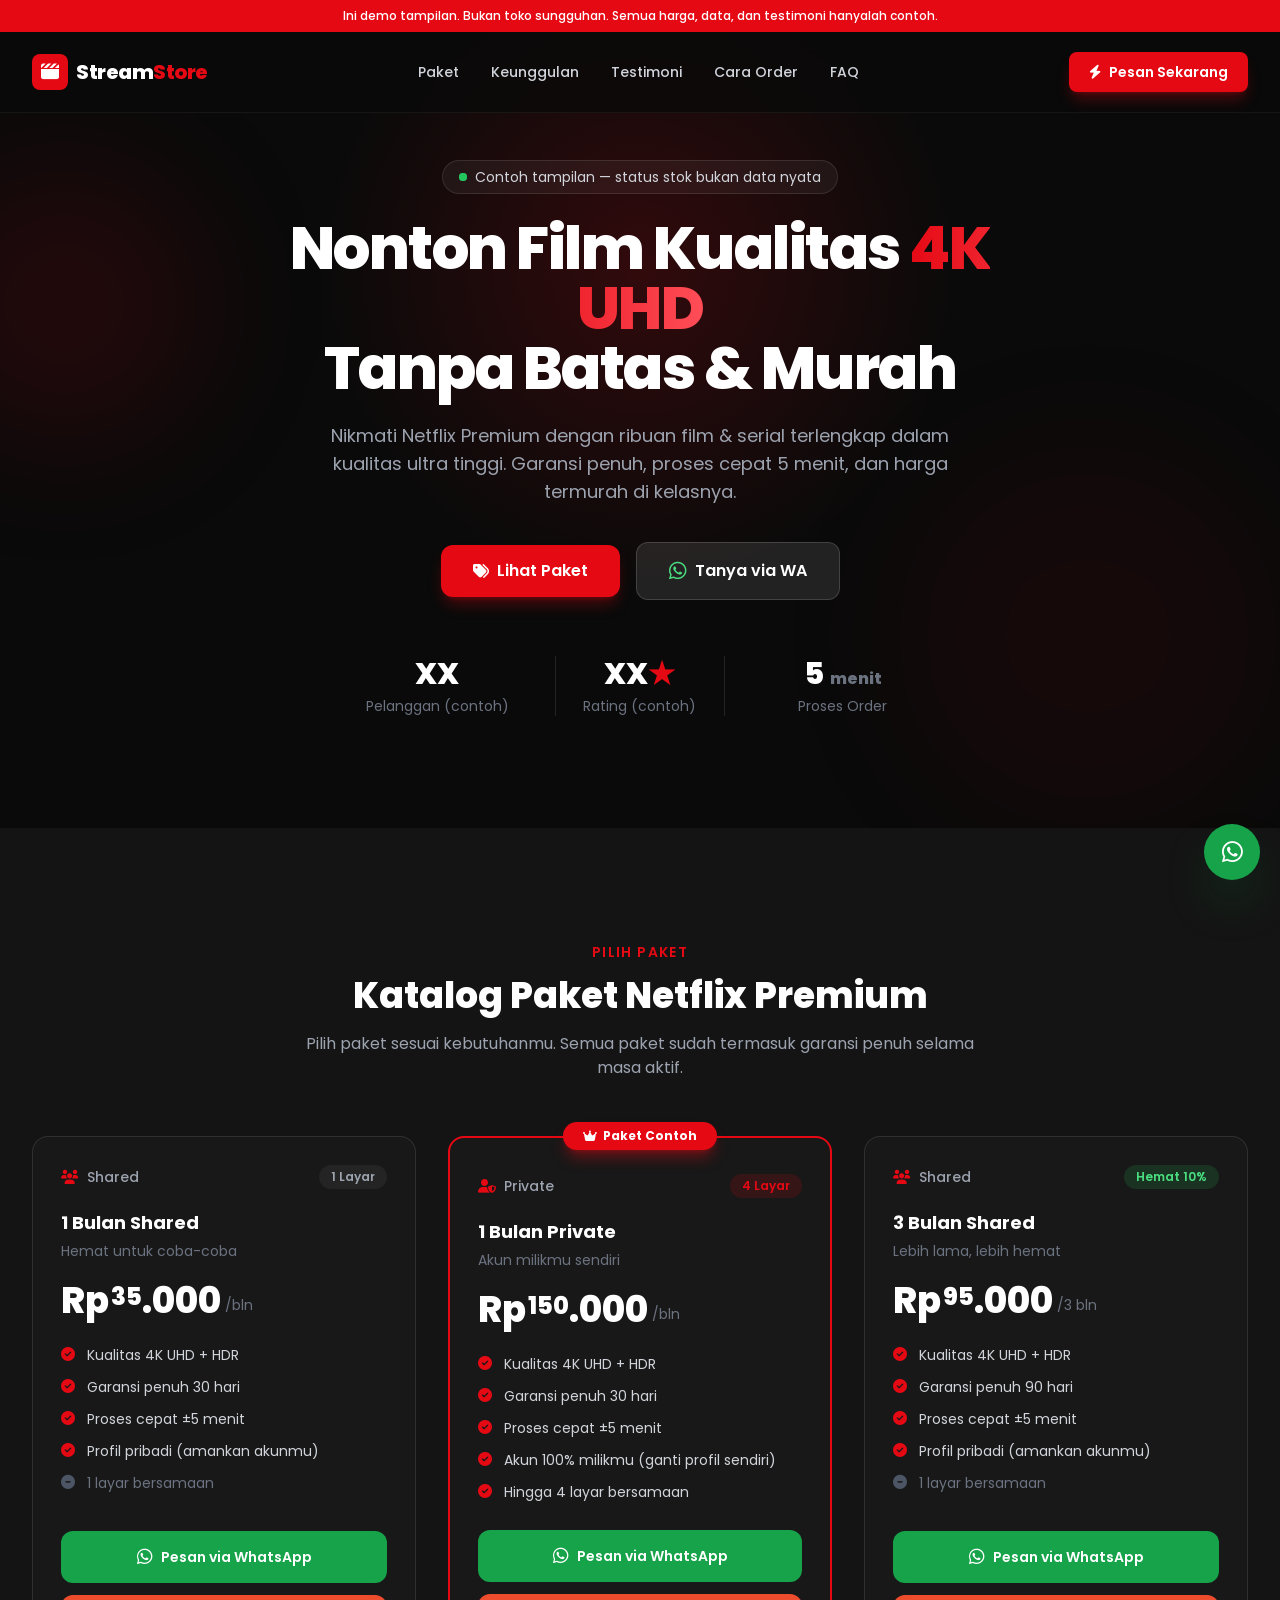
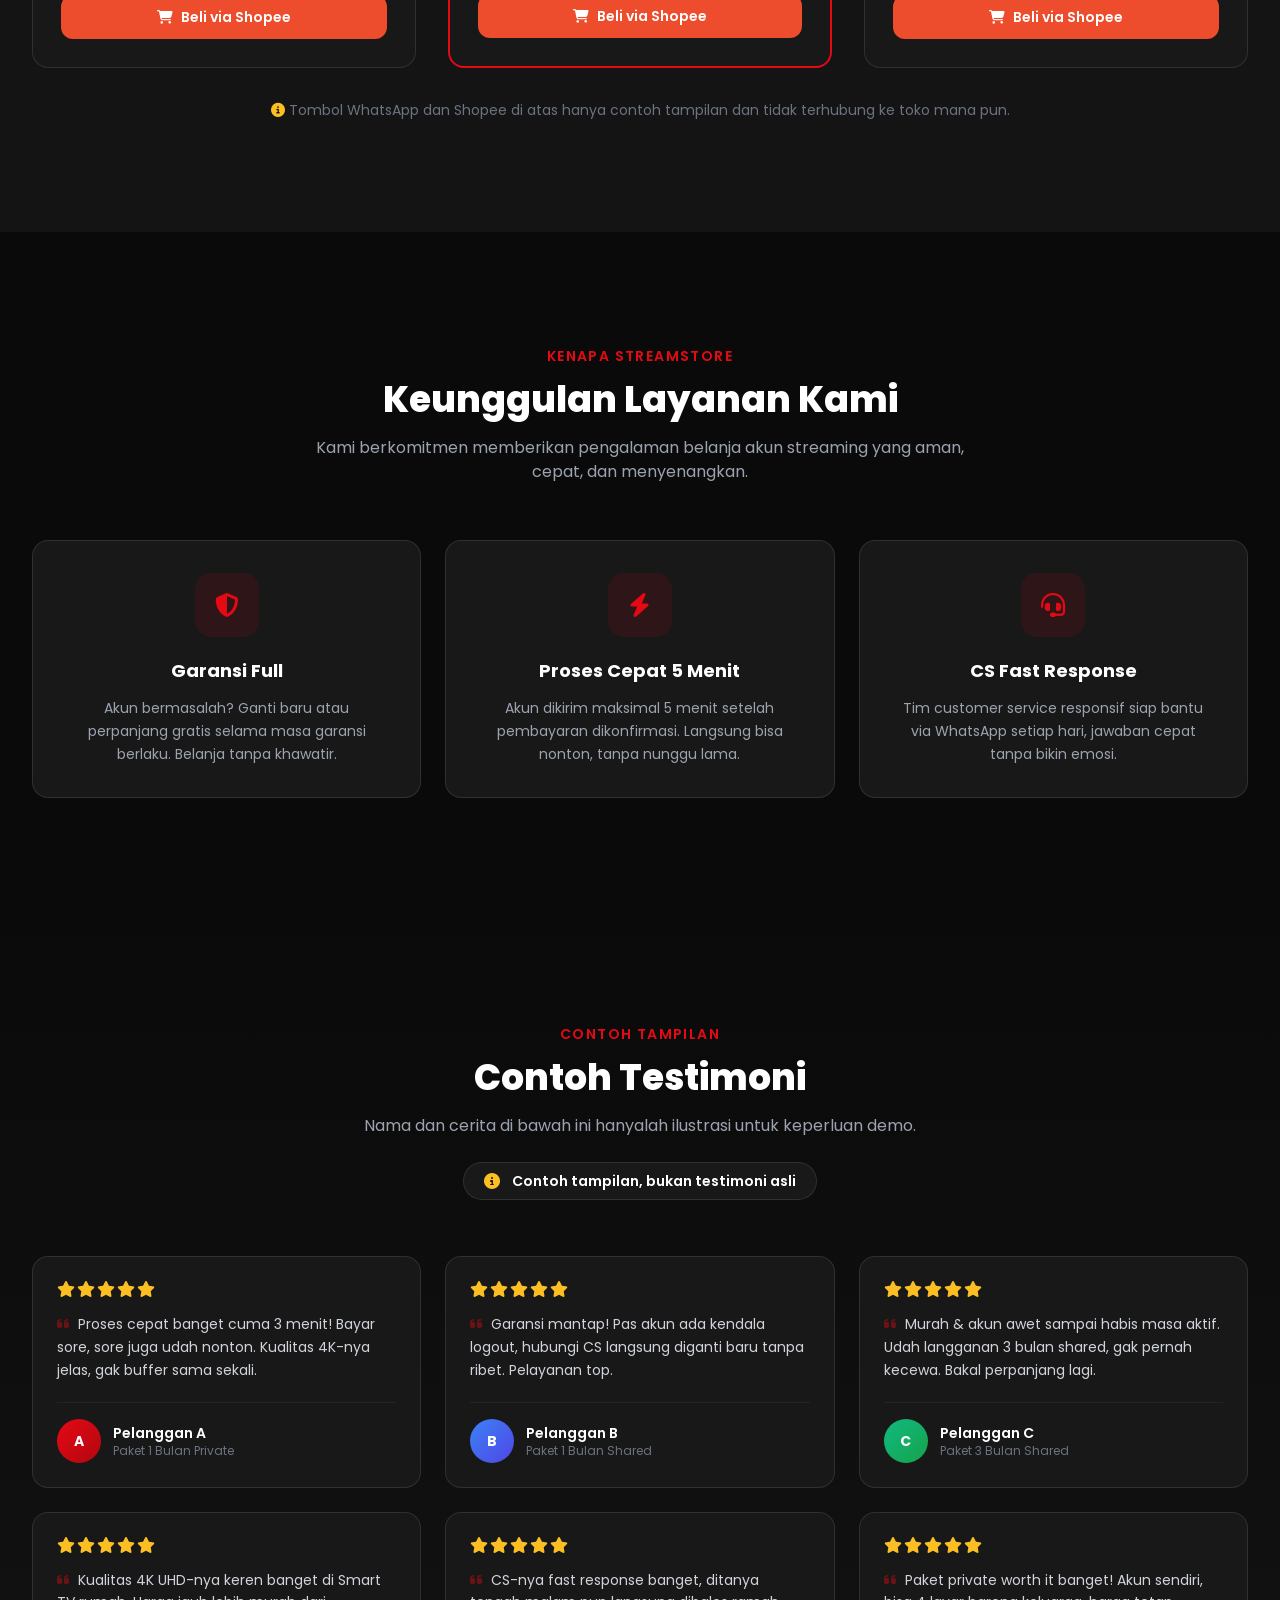
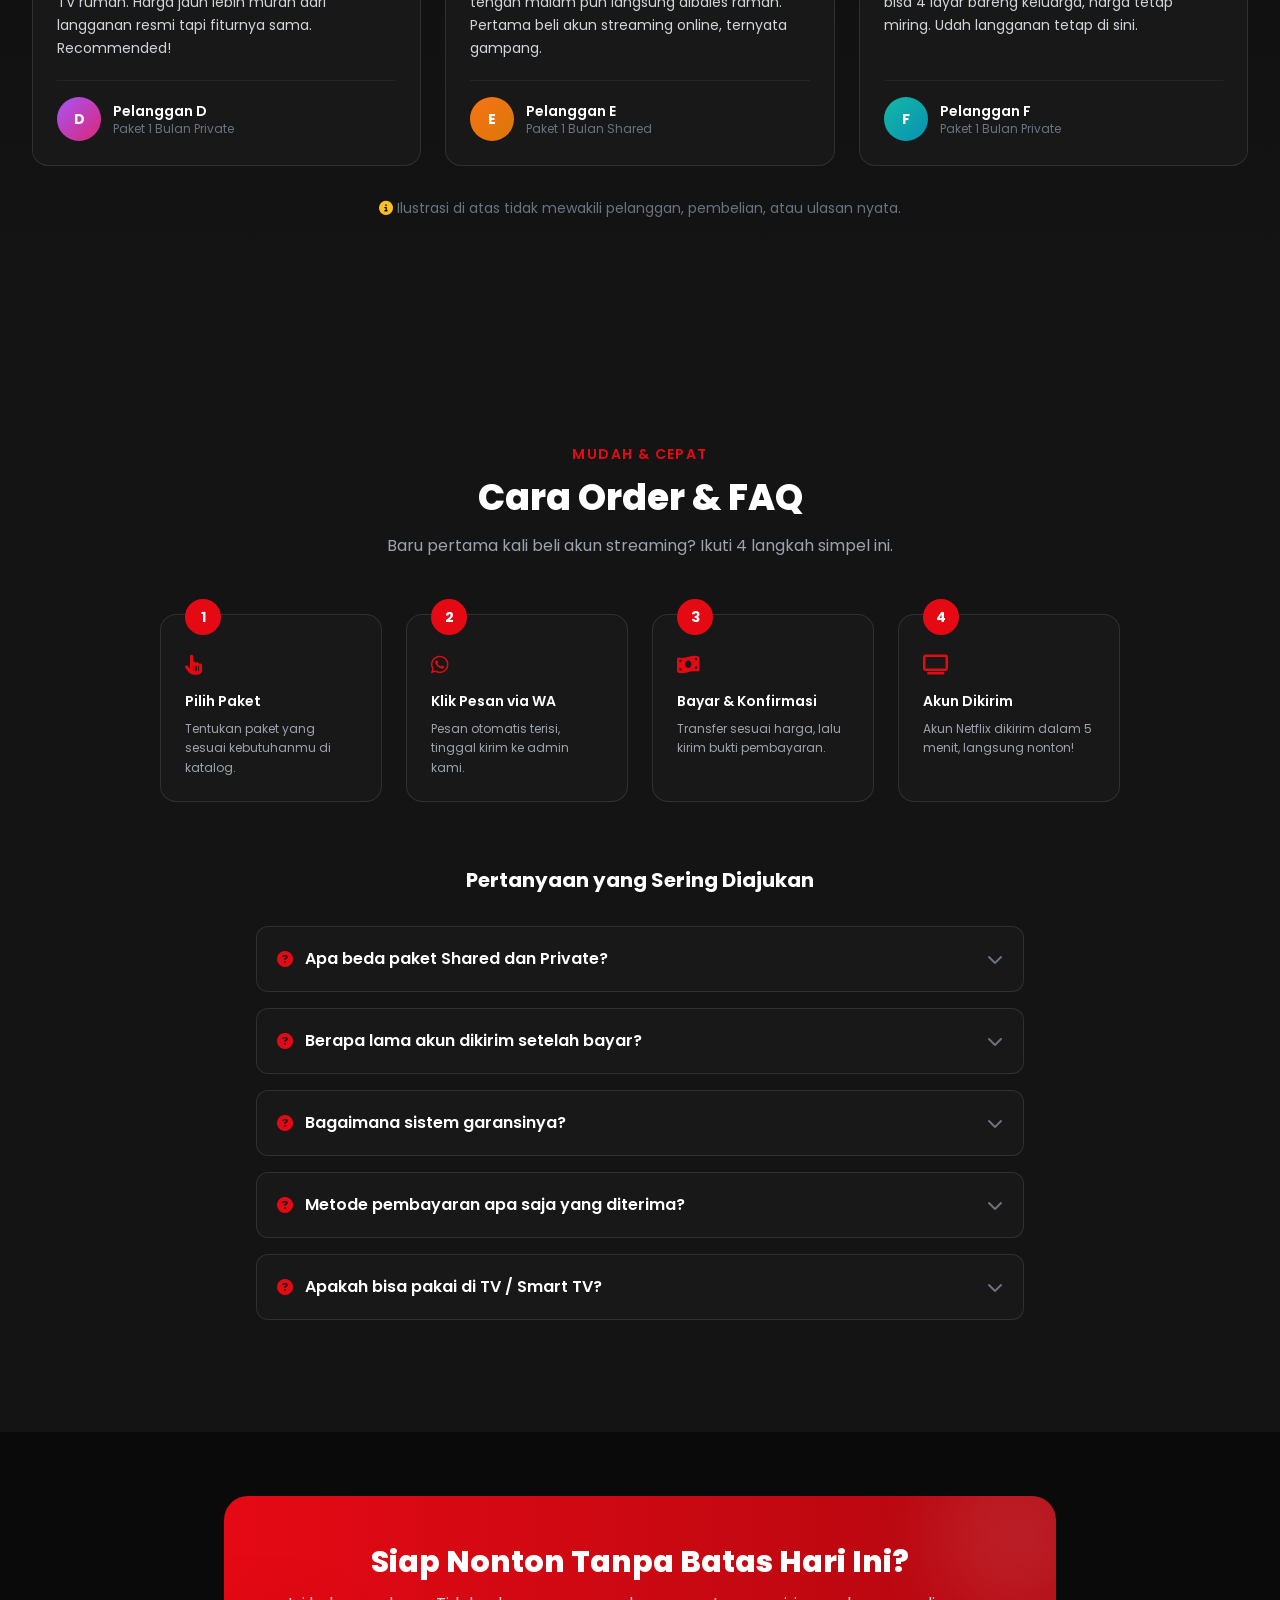
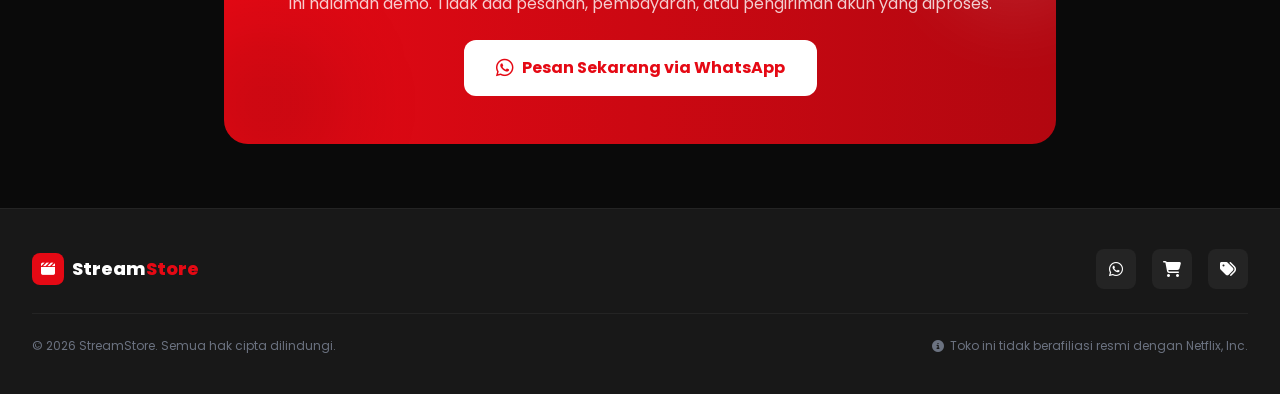
<file: index.html>
<!DOCTYPE html>
<html lang="id" class="scroll-smooth">
<head>
  <meta charset="UTF-8" />
  <meta name="viewport" content="width=device-width, initial-scale=1.0" />
  <title>StreamStore — Demo UI toko akun langganan digital</title>
  <meta name="description" content="StreamStore — Demo UI toko akun langganan digital" />
  <meta name="robots" content="noindex, nofollow" />
  <link rel="icon" type="image/svg+xml" href="/assets/favicon.svg" />

  <!-- FontAwesome -->
  <link rel="stylesheet" href="https://cdnjs.cloudflare.com/ajax/libs/font-awesome/6.5.1/css/all.min.css" />
  <!-- Google Fonts -->
  <link rel="preconnect" href="https://fonts.googleapis.com" />
  <link rel="preconnect" href="https://fonts.gstatic.com" crossorigin />
  <link href="https://fonts.googleapis.com/css2?family=Poppins:wght@400;500;600;700;800;900&display=swap" rel="stylesheet" />
  <!-- CSS statis hasil build; regenerasi: npx -y tailwindcss@3.4.14 -c tailwind.config.js -i styles.src.css -o styles.css --minify -->
  <link rel="stylesheet" href="styles.css" />
</head>

<body class="text-white antialiased selection:bg-netflix-red selection:text-white">

  <!-- ===================== HEADER / NAVBAR ===================== -->
  <div class="fixed top-0 inset-x-0 z-50">
    <!-- Demo notice -->
    <div class="bg-netflix-red text-white text-[11px] sm:text-xs font-medium text-center leading-snug px-4 py-2">
      Ini demo tampilan. Bukan toko sungguhan. Semua harga, data, dan testimoni hanyalah contoh.
    </div>

    <header id="navbar" class="relative transition-all duration-300">
      <nav class="glass border-b border-white/5">
        <div class="max-w-7xl mx-auto px-4 sm:px-6 lg:px-8">
          <div class="flex items-center justify-between h-16 md:h-20">
            <!-- Logo -->
            <a href="#home" class="flex items-center gap-2 group">
              <div class="flex items-center justify-center w-9 h-9 rounded-lg bg-netflix-red transition-transform group-hover:scale-110">
                <i class="fa-solid fa-clapperboard text-white text-lg"></i>
              </div>
              <span class="text-xl font-extrabold tracking-tight">
                Stream<span class="text-netflix-red">Store</span>
              </span>
            </a>

            <!-- Desktop Nav -->
            <div class="hidden md:flex items-center gap-8 text-sm font-medium text-gray-300">
              <a href="#paket" class="hover:text-netflix-red transition-colors">Paket</a>
              <a href="#keunggulan" class="hover:text-netflix-red transition-colors">Keunggulan</a>
              <a href="#testimoni" class="hover:text-netflix-red transition-colors">Testimoni</a>
              <a href="#faq" class="hover:text-netflix-red transition-colors">Cara Order</a>
              <a href="#faq" class="hover:text-netflix-red transition-colors">FAQ</a>
            </div>

            <!-- CTA + Mobile toggle -->
            <div class="flex items-center gap-3">
              <a href="#paket"
                class="hidden sm:inline-flex items-center gap-2 bg-netflix-red hover:bg-netflix-red-dark px-5 py-2.5 rounded-lg font-semibold text-sm transition-colors shadow-lg shadow-netflix-red/30">
                <i class="fa-solid fa-bolt"></i>
                Pesan Sekarang
              </a>
              <!-- Mobile menu button -->
              <button id="mobileMenuBtn" aria-label="Buka menu"
                class="md:hidden flex items-center justify-center w-10 h-10 rounded-lg hover:bg-white/10 transition-colors">
                <i class="fa-solid fa-bars text-xl"></i>
              </button>
            </div>
          </div>
        </div>

        <!-- Mobile menu -->
        <div id="mobileMenu" class="hidden md:hidden border-t border-white/5 glass">
          <div class="px-4 py-4 space-y-1 text-sm font-medium text-gray-300">
            <a href="#paket" class="flex items-center gap-3 py-3 px-3 rounded-lg hover:bg-white/10 transition-colors">
              <i class="fa-solid fa-tags w-5 text-netflix-red"></i> Paket
            </a>
            <a href="#keunggulan" class="flex items-center gap-3 py-3 px-3 rounded-lg hover:bg-white/10 transition-colors">
              <i class="fa-solid fa-star w-5 text-netflix-red"></i> Keunggulan
            </a>
            <a href="#testimoni" class="flex items-center gap-3 py-3 px-3 rounded-lg hover:bg-white/10 transition-colors">
              <i class="fa-solid fa-comment-dots w-5 text-netflix-red"></i> Testimoni
            </a>
            <a href="#faq" class="flex items-center gap-3 py-3 px-3 rounded-lg hover:bg-white/10 transition-colors">
              <i class="fa-solid fa-list-check w-5 text-netflix-red"></i> Cara Order & FAQ
            </a>
            <a href="#paket"
              class="flex items-center justify-center gap-2 bg-netflix-red hover:bg-netflix-red-dark mt-2 py-3 rounded-lg font-semibold transition-colors">
              <i class="fa-solid fa-bolt"></i> Pesan Sekarang
            </a>
          </div>
        </div>
      </nav>
    </header>
  </div>

  <!-- ===================== HERO SECTION ===================== -->
  <section id="home" class="hero-glow relative overflow-hidden pt-32 md:pt-40 pb-20 md:pb-28">
    <!-- Decorative gradient blobs -->
    <div class="absolute top-40 -left-20 w-72 h-72 bg-netflix-red/10 rounded-full blur-3xl pointer-events-none"></div>
    <div class="absolute bottom-0 right-0 w-96 h-96 bg-netflix-red/5 rounded-full blur-3xl pointer-events-none"></div>

    <div class="relative z-10 max-w-7xl mx-auto px-4 sm:px-6 lg:px-8">
      <div class="text-center max-w-3xl mx-auto">
        <!-- Badge -->
        <div class="inline-flex items-center gap-2 bg-white/5 border border-white/10 rounded-full px-4 py-1.5 text-xs sm:text-sm text-gray-300 mb-6">
          <span class="flex h-2 w-2">
            <span class="animate-ping absolute inline-flex h-2 w-2 rounded-full bg-green-400 opacity-75"></span>
            <span class="relative inline-flex rounded-full h-2 w-2 bg-green-500"></span>
          </span>
          Contoh tampilan — status stok bukan data nyata
        </div>

        <h1 class="text-4xl sm:text-5xl md:text-6xl font-extrabold leading-tight tracking-tight">
          Nonton Film Kualitas <span class="text-gradient">4K UHD</span><br />
          Tanpa Batas &amp; Murah
        </h1>

        <p class="mt-6 text-base sm:text-lg text-gray-400 leading-relaxed max-w-2xl mx-auto">
          Nikmati Netflix Premium dengan ribuan film &amp; serial terlengkap dalam kualitas ultra tinggi.
          Garansi penuh, proses cepat 5 menit, dan harga termurah di kelasnya.
        </p>

        <!-- CTA buttons -->
        <div class="mt-9 flex flex-col sm:flex-row items-center justify-center gap-4">
          <a href="#paket"
            class="group inline-flex items-center justify-center gap-2 bg-netflix-red hover:bg-netflix-red-dark px-8 py-3.5 rounded-xl font-semibold text-base transition-all shadow-lg shadow-netflix-red/30 hover:scale-105 w-full sm:w-auto">
            <i class="fa-solid fa-tags group-hover:rotate-12 transition-transform"></i>
            Lihat Paket
          </a>
          <a id="waHeroBtn" href="#" title="Tombol contoh, tidak terhubung ke WhatsApp"
            class="group inline-flex items-center justify-center gap-2 bg-white/10 hover:bg-white/15 border border-white/15 px-8 py-3.5 rounded-xl font-semibold text-base transition-all hover:scale-105 w-full sm:w-auto">
            <i class="fa-brands fa-whatsapp text-xl text-green-400"></i>
            Tanya via WA
          </a>
        </div>

        <!-- Trust stats (example values) -->
        <div class="mt-14 grid grid-cols-3 gap-4 sm:gap-8 max-w-xl mx-auto">
          <div class="text-center">
            <div class="text-2xl sm:text-3xl font-extrabold text-white">XX</div>
            <div class="text-xs sm:text-sm text-gray-500 mt-1">Pelanggan (contoh)</div>
          </div>
          <div class="text-center border-x border-white/10">
            <div class="text-2xl sm:text-3xl font-extrabold text-white">XX<span class="text-netflix-red">★</span></div>
            <div class="text-xs sm:text-sm text-gray-500 mt-1">Rating (contoh)</div>
          </div>
          <div class="text-center">
            <div class="text-2xl sm:text-3xl font-extrabold text-white">5 <span class="text-base text-gray-500">menit</span></div>
            <div class="text-xs sm:text-sm text-gray-500 mt-1">Proses Order</div>
          </div>
        </div>
      </div>
    </div>
  </section>

  <!-- ===================== KATALOG PAKET ===================== -->
  <section id="paket" class="py-20 md:py-28 bg-netflix-gray-dark relative">
    <div class="max-w-7xl mx-auto px-4 sm:px-6 lg:px-8">
      <!-- Section heading -->
      <div class="text-center max-w-2xl mx-auto reveal">
        <span class="text-netflix-red font-semibold text-sm tracking-widest uppercase">Pilih Paket</span>
        <h2 class="mt-3 text-3xl sm:text-4xl font-extrabold">Katalog Paket Netflix Premium</h2>
        <p class="mt-4 text-gray-400">Pilih paket sesuai kebutuhanmu. Semua paket sudah termasuk garansi penuh selama masa aktif.</p>
      </div>

      <!-- Cards grid -->
      <div class="mt-14 grid md:grid-cols-3 gap-6 lg:gap-8 items-stretch">

        <!-- ===== Paket 1: 1 Bulan Shared ===== -->
        <article class="reveal relative bg-netflix-gray-darker rounded-2xl border border-white/10 p-7 flex flex-col transition-all duration-300 hover:border-netflix-red/50 hover:-translate-y-2 hover:shadow-2xl hover:shadow-netflix-red/10">
          <div class="flex items-center justify-between mb-5">
            <span class="inline-flex items-center gap-2 text-sm text-gray-400 font-medium">
              <i class="fa-solid fa-users text-netflix-red"></i> Shared
            </span>
            <span class="text-xs font-semibold bg-white/5 text-gray-400 px-3 py-1 rounded-full">1 Layar</span>
          </div>
          <h3 class="text-lg font-bold">1 Bulan Shared</h3>
          <p class="text-sm text-gray-500 mt-1">Hemat untuk coba-coba</p>
          <div class="mt-5 flex items-end gap-1">
            <span class="text-4xl font-extrabold">Rp<span class="text-2xl align-top ml-0.5">35</span>.000</span>
            <span class="text-sm text-gray-500 mb-1.5">/bln</span>
          </div>

          <ul class="mt-6 space-y-3 text-sm text-gray-300 flex-1">
            <li class="flex items-start gap-3"><i class="fa-solid fa-circle-check text-netflix-red mt-0.5"></i> Kualitas 4K UHD + HDR</li>
            <li class="flex items-start gap-3"><i class="fa-solid fa-circle-check text-netflix-red mt-0.5"></i> Garansi penuh 30 hari</li>
            <li class="flex items-start gap-3"><i class="fa-solid fa-circle-check text-netflix-red mt-0.5"></i> Proses cepat ±5 menit</li>
            <li class="flex items-start gap-3"><i class="fa-solid fa-circle-check text-netflix-red mt-0.5"></i> Profil pribadi (amankan akunmu)</li>
            <li class="flex items-start gap-3 text-gray-500"><i class="fa-solid fa-circle-minus text-gray-600 mt-0.5"></i> 1 layar bersamaan</li>
          </ul>

          <div class="mt-7 space-y-3">
            <a href="#" title="Tombol contoh, tidak terhubung ke WhatsApp"
              class="flex items-center justify-center gap-2 bg-green-600 hover:bg-green-700 w-full py-3 rounded-xl font-semibold text-sm transition-colors">
              <i class="fa-brands fa-whatsapp text-lg"></i> Pesan via WhatsApp
            </a>
            <a href="#" title="Tombol contoh, tidak terhubung ke Shopee"
              class="flex items-center justify-center gap-2 bg-[#EE4D2D] hover:bg-[#d4421f] w-full py-3 rounded-xl font-semibold text-sm transition-colors">
              <i class="fa-solid fa-cart-shopping"></i> Beli via Shopee
            </a>
          </div>
        </article>

        <!-- ===== Paket 2: 1 Bulan Private (HIGHLIGHT) ===== -->
        <article class="reveal relative bg-netflix-gray-darker rounded-2xl border-2 border-netflix-red p-7 flex flex-col transition-all duration-300 hover:-translate-y-2 hover:shadow-2xl hover:shadow-netflix-red/20 md:scale-105">
          <!-- Highlight badge -->
          <div class="absolute -top-4 left-1/2 -translate-x-1/2 bg-netflix-red text-white text-xs font-bold px-5 py-1.5 rounded-full shadow-lg shadow-netflix-red/40 whitespace-nowrap flex items-center gap-1.5">
            <i class="fa-solid fa-crown"></i> Paket Contoh
          </div>
          <div class="flex items-center justify-between mb-5 mt-2">
            <span class="inline-flex items-center gap-2 text-sm text-gray-400 font-medium">
              <i class="fa-solid fa-user-shield text-netflix-red"></i> Private
            </span>
            <span class="text-xs font-semibold bg-netflix-red/15 text-netflix-red px-3 py-1 rounded-full">4 Layar</span>
          </div>
          <h3 class="text-lg font-bold">1 Bulan Private</h3>
          <p class="text-sm text-gray-500 mt-1">Akun milikmu sendiri</p>
          <div class="mt-5 flex items-end gap-1">
            <span class="text-4xl font-extrabold">Rp<span class="text-2xl align-top ml-0.5">150</span>.000</span>
            <span class="text-sm text-gray-500 mb-1.5">/bln</span>
          </div>

          <ul class="mt-6 space-y-3 text-sm text-gray-300 flex-1">
            <li class="flex items-start gap-3"><i class="fa-solid fa-circle-check text-netflix-red mt-0.5"></i> Kualitas 4K UHD + HDR</li>
            <li class="flex items-start gap-3"><i class="fa-solid fa-circle-check text-netflix-red mt-0.5"></i> Garansi penuh 30 hari</li>
            <li class="flex items-start gap-3"><i class="fa-solid fa-circle-check text-netflix-red mt-0.5"></i> Proses cepat ±5 menit</li>
            <li class="flex items-start gap-3"><i class="fa-solid fa-circle-check text-netflix-red mt-0.5"></i> Akun 100% milikmu (ganti profil sendiri)</li>
            <li class="flex items-start gap-3"><i class="fa-solid fa-circle-check text-netflix-red mt-0.5"></i> Hingga 4 layar bersamaan</li>
          </ul>

          <div class="mt-7 space-y-3">
            <a href="#" title="Tombol contoh, tidak terhubung ke WhatsApp"
              class="flex items-center justify-center gap-2 bg-green-600 hover:bg-green-700 w-full py-3 rounded-xl font-semibold text-sm transition-colors">
              <i class="fa-brands fa-whatsapp text-lg"></i> Pesan via WhatsApp
            </a>
            <a href="#" title="Tombol contoh, tidak terhubung ke Shopee"
              class="flex items-center justify-center gap-2 bg-[#EE4D2D] hover:bg-[#d4421f] w-full py-3 rounded-xl font-semibold text-sm transition-colors">
              <i class="fa-solid fa-cart-shopping"></i> Beli via Shopee
            </a>
          </div>
        </article>

        <!-- ===== Paket 3: 3 Bulan Shared ===== -->
        <article class="reveal relative bg-netflix-gray-darker rounded-2xl border border-white/10 p-7 flex flex-col transition-all duration-300 hover:border-netflix-red/50 hover:-translate-y-2 hover:shadow-2xl hover:shadow-netflix-red/10">
          <div class="flex items-center justify-between mb-5">
            <span class="inline-flex items-center gap-2 text-sm text-gray-400 font-medium">
              <i class="fa-solid fa-users text-netflix-red"></i> Shared
            </span>
            <span class="text-xs font-semibold bg-green-500/15 text-green-400 px-3 py-1 rounded-full">Hemat 10%</span>
          </div>
          <h3 class="text-lg font-bold">3 Bulan Shared</h3>
          <p class="text-sm text-gray-500 mt-1">Lebih lama, lebih hemat</p>
          <div class="mt-5 flex items-end gap-1">
            <span class="text-4xl font-extrabold">Rp<span class="text-2xl align-top ml-0.5">95</span>.000</span>
            <span class="text-sm text-gray-500 mb-1.5">/3 bln</span>
          </div>

          <ul class="mt-6 space-y-3 text-sm text-gray-300 flex-1">
            <li class="flex items-start gap-3"><i class="fa-solid fa-circle-check text-netflix-red mt-0.5"></i> Kualitas 4K UHD + HDR</li>
            <li class="flex items-start gap-3"><i class="fa-solid fa-circle-check text-netflix-red mt-0.5"></i> Garansi penuh 90 hari</li>
            <li class="flex items-start gap-3"><i class="fa-solid fa-circle-check text-netflix-red mt-0.5"></i> Proses cepat ±5 menit</li>
            <li class="flex items-start gap-3"><i class="fa-solid fa-circle-check text-netflix-red mt-0.5"></i> Profil pribadi (amankan akunmu)</li>
            <li class="flex items-start gap-3 text-gray-500"><i class="fa-solid fa-circle-minus text-gray-600 mt-0.5"></i> 1 layar bersamaan</li>
          </ul>

          <div class="mt-7 space-y-3">
            <a href="#" title="Tombol contoh, tidak terhubung ke WhatsApp"
              class="flex items-center justify-center gap-2 bg-green-600 hover:bg-green-700 w-full py-3 rounded-xl font-semibold text-sm transition-colors">
              <i class="fa-brands fa-whatsapp text-lg"></i> Pesan via WhatsApp
            </a>
            <a href="#" title="Tombol contoh, tidak terhubung ke Shopee"
              class="flex items-center justify-center gap-2 bg-[#EE4D2D] hover:bg-[#d4421f] w-full py-3 rounded-xl font-semibold text-sm transition-colors">
              <i class="fa-solid fa-cart-shopping"></i> Beli via Shopee
            </a>
          </div>
        </article>

      </div>

      <p class="text-center text-sm text-gray-500 mt-8">
        <i class="fa-solid fa-circle-info text-amber-400"></i> Tombol WhatsApp dan Shopee di atas hanya contoh tampilan dan tidak terhubung ke toko mana pun.
      </p>
    </div>
  </section>

  <!-- ===================== KEUNGGULAN / USP ===================== -->
  <section id="keunggulan" class="py-20 md:py-28 bg-netflix-black relative">
    <div class="max-w-7xl mx-auto px-4 sm:px-6 lg:px-8">
      <div class="text-center max-w-2xl mx-auto reveal">
        <span class="text-netflix-red font-semibold text-sm tracking-widest uppercase">Kenapa StreamStore</span>
        <h2 class="mt-3 text-3xl sm:text-4xl font-extrabold">Keunggulan Layanan Kami</h2>
        <p class="mt-4 text-gray-400">Kami berkomitmen memberikan pengalaman belanja akun streaming yang aman, cepat, dan menyenangkan.</p>
      </div>

      <div class="mt-14 grid sm:grid-cols-3 gap-6">
        <!-- Garansi Full -->
        <div class="reveal group bg-netflix-gray-darker rounded-2xl border border-white/10 p-8 text-center transition-all hover:border-netflix-red/50 hover:-translate-y-1">
          <div class="inline-flex items-center justify-center w-16 h-16 rounded-2xl bg-netflix-red/10 text-netflix-red text-2xl mb-5 transition-transform group-hover:scale-110">
            <i class="fa-solid fa-shield-halved"></i>
          </div>
          <h3 class="text-lg font-bold">Garansi Full</h3>
          <p class="mt-3 text-sm text-gray-400 leading-relaxed">
            Akun bermasalah? Ganti baru atau perpanjang gratis selama masa garansi berlaku. Belanja tanpa khawatir.
          </p>
        </div>

        <!-- Proses Cepat -->
        <div class="reveal group bg-netflix-gray-darker rounded-2xl border border-white/10 p-8 text-center transition-all hover:border-netflix-red/50 hover:-translate-y-1">
          <div class="inline-flex items-center justify-center w-16 h-16 rounded-2xl bg-netflix-red/10 text-netflix-red text-2xl mb-5 transition-transform group-hover:scale-110">
            <i class="fa-solid fa-bolt"></i>
          </div>
          <h3 class="text-lg font-bold">Proses Cepat 5 Menit</h3>
          <p class="mt-3 text-sm text-gray-400 leading-relaxed">
            Akun dikirim maksimal 5 menit setelah pembayaran dikonfirmasi. Langsung bisa nonton, tanpa nunggu lama.
          </p>
        </div>

        <!-- CS Fast Response -->
        <div class="reveal group bg-netflix-gray-darker rounded-2xl border border-white/10 p-8 text-center transition-all hover:border-netflix-red/50 hover:-translate-y-1">
          <div class="inline-flex items-center justify-center w-16 h-16 rounded-2xl bg-netflix-red/10 text-netflix-red text-2xl mb-5 transition-transform group-hover:scale-110">
            <i class="fa-solid fa-headset"></i>
          </div>
          <h3 class="text-lg font-bold">CS Fast Response</h3>
          <p class="mt-3 text-sm text-gray-400 leading-relaxed">
            Tim customer service responsif siap bantu via WhatsApp setiap hari, jawaban cepat tanpa bikin emosi.
          </p>
        </div>
      </div>
    </div>
  </section>

  <!-- ===================== TESTIMONI PELANGGAN ===================== -->
  <section id="testimoni" class="py-20 md:py-28 bg-gradient-to-b from-netflix-black to-netflix-gray-dark relative">
    <div class="max-w-7xl mx-auto px-4 sm:px-6 lg:px-8">
      <!-- Heading -->
      <div class="text-center max-w-2xl mx-auto reveal">
        <span class="text-netflix-red font-semibold text-sm tracking-widest uppercase">Contoh Tampilan</span>
        <h2 class="mt-3 text-3xl sm:text-4xl font-extrabold">Contoh Testimoni</h2>
        <p class="mt-4 text-gray-400">Nama dan cerita di bawah ini hanyalah ilustrasi untuk keperluan demo.</p>

        <!-- Demo label -->
        <div class="mt-6 inline-flex items-center gap-3 bg-white/5 border border-white/10 rounded-full px-5 py-2">
          <i class="fa-solid fa-circle-info text-amber-400"></i>
          <span class="text-sm font-semibold">Contoh tampilan, bukan testimoni asli</span>
        </div>
      </div>

      <!-- Testimonial cards grid -->
      <div class="mt-14 grid sm:grid-cols-2 lg:grid-cols-3 gap-6">

        <!-- Testimoni 1 -->
        <figure class="reveal bg-netflix-gray-darker rounded-2xl border border-white/10 p-6 flex flex-col transition-all hover:border-netflix-red/40 hover:-translate-y-1">
          <div class="flex items-center gap-0.5 text-amber-400 mb-4">
            <i class="fa-solid fa-star"></i><i class="fa-solid fa-star"></i><i class="fa-solid fa-star"></i><i class="fa-solid fa-star"></i><i class="fa-solid fa-star"></i>
          </div>
          <blockquote class="text-gray-300 text-sm leading-relaxed flex-1">
            <i class="fa-solid fa-quote-left text-netflix-red/40 mr-1"></i>
            Proses cepat banget cuma 3 menit! Bayar sore, sore juga udah nonton. Kualitas 4K-nya jelas, gak buffer sama sekali.
          </blockquote>
          <figcaption class="mt-5 flex items-center gap-3 pt-4 border-t border-white/5">
            <div class="flex items-center justify-center w-11 h-11 rounded-full bg-gradient-to-br from-netflix-red to-netflix-red-dark font-bold text-sm shrink-0">A</div>
            <div class="min-w-0">
              <div class="font-semibold text-sm">Pelanggan A</div>
              <div class="text-xs text-gray-500">Paket 1 Bulan Private</div>
            </div>
          </figcaption>
        </figure>

        <!-- Testimoni 2 -->
        <figure class="reveal bg-netflix-gray-darker rounded-2xl border border-white/10 p-6 flex flex-col transition-all hover:border-netflix-red/40 hover:-translate-y-1">
          <div class="flex items-center gap-0.5 text-amber-400 mb-4">
            <i class="fa-solid fa-star"></i><i class="fa-solid fa-star"></i><i class="fa-solid fa-star"></i><i class="fa-solid fa-star"></i><i class="fa-solid fa-star"></i>
          </div>
          <blockquote class="text-gray-300 text-sm leading-relaxed flex-1">
            <i class="fa-solid fa-quote-left text-netflix-red/40 mr-1"></i>
            Garansi mantap! Pas akun ada kendala logout, hubungi CS langsung diganti baru tanpa ribet. Pelayanan top.
          </blockquote>
          <figcaption class="mt-5 flex items-center gap-3 pt-4 border-t border-white/5">
            <div class="flex items-center justify-center w-11 h-11 rounded-full bg-gradient-to-br from-blue-500 to-indigo-600 font-bold text-sm shrink-0">B</div>
            <div class="min-w-0">
              <div class="font-semibold text-sm">Pelanggan B</div>
              <div class="text-xs text-gray-500">Paket 1 Bulan Shared</div>
            </div>
          </figcaption>
        </figure>

        <!-- Testimoni 3 -->
        <figure class="reveal bg-netflix-gray-darker rounded-2xl border border-white/10 p-6 flex flex-col transition-all hover:border-netflix-red/40 hover:-translate-y-1">
          <div class="flex items-center gap-0.5 text-amber-400 mb-4">
            <i class="fa-solid fa-star"></i><i class="fa-solid fa-star"></i><i class="fa-solid fa-star"></i><i class="fa-solid fa-star"></i><i class="fa-solid fa-star"></i>
          </div>
          <blockquote class="text-gray-300 text-sm leading-relaxed flex-1">
            <i class="fa-solid fa-quote-left text-netflix-red/40 mr-1"></i>
            Murah & akun awet sampai habis masa aktif. Udah langganan 3 bulan shared, gak pernah kecewa. Bakal perpanjang lagi.
          </blockquote>
          <figcaption class="mt-5 flex items-center gap-3 pt-4 border-t border-white/5">
            <div class="flex items-center justify-center w-11 h-11 rounded-full bg-gradient-to-br from-emerald-500 to-green-600 font-bold text-sm shrink-0">C</div>
            <div class="min-w-0">
              <div class="font-semibold text-sm">Pelanggan C</div>
              <div class="text-xs text-gray-500">Paket 3 Bulan Shared</div>
            </div>
          </figcaption>
        </figure>

        <!-- Testimoni 4 -->
        <figure class="reveal bg-netflix-gray-darker rounded-2xl border border-white/10 p-6 flex flex-col transition-all hover:border-netflix-red/40 hover:-translate-y-1">
          <div class="flex items-center gap-0.5 text-amber-400 mb-4">
            <i class="fa-solid fa-star"></i><i class="fa-solid fa-star"></i><i class="fa-solid fa-star"></i><i class="fa-solid fa-star"></i><i class="fa-solid fa-star"></i>
          </div>
          <blockquote class="text-gray-300 text-sm leading-relaxed flex-1">
            <i class="fa-solid fa-quote-left text-netflix-red/40 mr-1"></i>
            Kualitas 4K UHD-nya keren banget di Smart TV rumah. Harga jauh lebih murah dari langganan resmi tapi fiturnya sama. Recommended!
          </blockquote>
          <figcaption class="mt-5 flex items-center gap-3 pt-4 border-t border-white/5">
            <div class="flex items-center justify-center w-11 h-11 rounded-full bg-gradient-to-br from-purple-500 to-pink-600 font-bold text-sm shrink-0">D</div>
            <div class="min-w-0">
              <div class="font-semibold text-sm">Pelanggan D</div>
              <div class="text-xs text-gray-500">Paket 1 Bulan Private</div>
            </div>
          </figcaption>
        </figure>

        <!-- Testimoni 5 -->
        <figure class="reveal bg-netflix-gray-darker rounded-2xl border border-white/10 p-6 flex flex-col transition-all hover:border-netflix-red/40 hover:-translate-y-1">
          <div class="flex items-center gap-0.5 text-amber-400 mb-4">
            <i class="fa-solid fa-star"></i><i class="fa-solid fa-star"></i><i class="fa-solid fa-star"></i><i class="fa-solid fa-star"></i><i class="fa-solid fa-star"></i>
          </div>
          <blockquote class="text-gray-300 text-sm leading-relaxed flex-1">
            <i class="fa-solid fa-quote-left text-netflix-red/40 mr-1"></i>
            CS-nya fast response banget, ditanya tengah malam pun langsung dibales ramah. Pertama beli akun streaming online, ternyata gampang.
          </blockquote>
          <figcaption class="mt-5 flex items-center gap-3 pt-4 border-t border-white/5">
            <div class="flex items-center justify-center w-11 h-11 rounded-full bg-gradient-to-br from-orange-500 to-amber-600 font-bold text-sm shrink-0">E</div>
            <div class="min-w-0">
              <div class="font-semibold text-sm">Pelanggan E</div>
              <div class="text-xs text-gray-500">Paket 1 Bulan Shared</div>
            </div>
          </figcaption>
        </figure>

        <!-- Testimoni 6 -->
        <figure class="reveal bg-netflix-gray-darker rounded-2xl border border-white/10 p-6 flex flex-col transition-all hover:border-netflix-red/40 hover:-translate-y-1">
          <div class="flex items-center gap-0.5 text-amber-400 mb-4">
            <i class="fa-solid fa-star"></i><i class="fa-solid fa-star"></i><i class="fa-solid fa-star"></i><i class="fa-solid fa-star"></i><i class="fa-solid fa-star"></i>
          </div>
          <blockquote class="text-gray-300 text-sm leading-relaxed flex-1">
            <i class="fa-solid fa-quote-left text-netflix-red/40 mr-1"></i>
            Paket private worth it banget! Akun sendiri, bisa 4 layar bareng keluarga, harga tetap miring. Udah langganan tetap di sini.
          </blockquote>
          <figcaption class="mt-5 flex items-center gap-3 pt-4 border-t border-white/5">
            <div class="flex items-center justify-center w-11 h-11 rounded-full bg-gradient-to-br from-teal-500 to-cyan-600 font-bold text-sm shrink-0">F</div>
            <div class="min-w-0">
              <div class="font-semibold text-sm">Pelanggan F</div>
              <div class="text-xs text-gray-500">Paket 1 Bulan Private</div>
            </div>
          </figcaption>
        </figure>

      </div>

      <!-- Bottom note -->
      <p class="text-center text-sm text-gray-500 mt-8 reveal">
        <i class="fa-solid fa-circle-info text-amber-400"></i> Ilustrasi di atas tidak mewakili pelanggan, pembelian, atau ulasan nyata.
      </p>
    </div>
  </section>

  <!-- ===================== FAQ / CARA ORDER ===================== -->
  <section id="faq" class="py-20 md:py-28 bg-netflix-gray-dark">
    <div class="max-w-5xl mx-auto px-4 sm:px-6 lg:px-8">
      <div class="text-center max-w-2xl mx-auto reveal">
        <span class="text-netflix-red font-semibold text-sm tracking-widest uppercase">Mudah & Cepat</span>
        <h2 class="mt-3 text-3xl sm:text-4xl font-extrabold">Cara Order & FAQ</h2>
        <p class="mt-4 text-gray-400">Baru pertama kali beli akun streaming? Ikuti 4 langkah simpel ini.</p>
      </div>

      <!-- Cara Order steps -->
      <div class="mt-14 grid sm:grid-cols-2 lg:grid-cols-4 gap-6">
        <div class="reveal relative bg-netflix-gray-darker rounded-2xl border border-white/10 p-6">
          <div class="absolute -top-4 left-6 w-9 h-9 rounded-full bg-netflix-red flex items-center justify-center font-bold text-sm">1</div>
          <div class="mt-3 text-netflix-red text-xl mb-3"><i class="fa-solid fa-hand-pointer"></i></div>
          <h3 class="font-semibold text-sm">Pilih Paket</h3>
          <p class="mt-2 text-xs text-gray-400 leading-relaxed">Tentukan paket yang sesuai kebutuhanmu di katalog.</p>
        </div>
        <div class="reveal relative bg-netflix-gray-darker rounded-2xl border border-white/10 p-6">
          <div class="absolute -top-4 left-6 w-9 h-9 rounded-full bg-netflix-red flex items-center justify-center font-bold text-sm">2</div>
          <div class="mt-3 text-netflix-red text-xl mb-3"><i class="fa-brands fa-whatsapp"></i></div>
          <h3 class="font-semibold text-sm">Klik Pesan via WA</h3>
          <p class="mt-2 text-xs text-gray-400 leading-relaxed">Pesan otomatis terisi, tinggal kirim ke admin kami.</p>
        </div>
        <div class="reveal relative bg-netflix-gray-darker rounded-2xl border border-white/10 p-6">
          <div class="absolute -top-4 left-6 w-9 h-9 rounded-full bg-netflix-red flex items-center justify-center font-bold text-sm">3</div>
          <div class="mt-3 text-netflix-red text-xl mb-3"><i class="fa-solid fa-money-bill-wave"></i></div>
          <h3 class="font-semibold text-sm">Bayar & Konfirmasi</h3>
          <p class="mt-2 text-xs text-gray-400 leading-relaxed">Transfer sesuai harga, lalu kirim bukti pembayaran.</p>
        </div>
        <div class="reveal relative bg-netflix-gray-darker rounded-2xl border border-white/10 p-6">
          <div class="absolute -top-4 left-6 w-9 h-9 rounded-full bg-netflix-red flex items-center justify-center font-bold text-sm">4</div>
          <div class="mt-3 text-netflix-red text-xl mb-3"><i class="fa-solid fa-tv"></i></div>
          <h3 class="font-semibold text-sm">Akun Dikirim</h3>
          <p class="mt-2 text-xs text-gray-400 leading-relaxed">Akun Netflix dikirim dalam 5 menit, langsung nonton!</p>
        </div>
      </div>

      <!-- FAQ accordion -->
      <div class="mt-16">
        <h3 class="text-xl font-bold text-center mb-8 reveal">Pertanyaan yang Sering Diajukan</h3>
        <div class="space-y-4 max-w-3xl mx-auto">
          <!-- FAQ 1 -->
          <div class="reveal faq-item bg-netflix-gray-darker rounded-xl border border-white/10 overflow-hidden">
            <button class="faq-toggle w-full flex items-center justify-between gap-4 text-left p-5 font-semibold text-sm sm:text-base">
              <span class="flex items-center gap-3"><i class="fa-solid fa-circle-question text-netflix-red"></i> Apa beda paket Shared dan Private?</span>
              <i class="fa-solid fa-chevron-down text-gray-500 transition-transform shrink-0"></i>
            </button>
            <div class="faq-panel hidden px-5 pb-5 text-sm text-gray-400 leading-relaxed">
              <p class="pl-8">Paket <b class="text-white">Shared</b> berarti akun dipakai bersama beberapa orang namun kamu tetap punya profil pribadi yang aman. Paket <b class="text-white">Private</b> berarti akun 100% milikmu sendiri, bisa ganti profil dan dipakai hingga 4 layar bersamaan.</p>
            </div>
          </div>
          <!-- FAQ 2 -->
          <div class="reveal faq-item bg-netflix-gray-darker rounded-xl border border-white/10 overflow-hidden">
            <button class="faq-toggle w-full flex items-center justify-between gap-4 text-left p-5 font-semibold text-sm sm:text-base">
              <span class="flex items-center gap-3"><i class="fa-solid fa-circle-question text-netflix-red"></i> Berapa lama akun dikirim setelah bayar?</span>
              <i class="fa-solid fa-chevron-down text-gray-500 transition-transform shrink-0"></i>
            </button>
            <div class="faq-panel hidden px-5 pb-5 text-sm text-gray-400 leading-relaxed">
              <p class="pl-8">Maksimal 5 menit setelah pembayaran dikonfirmasi. Jika di luar jam ramai, paling lambat 30 menit. Admin akan langsung memproses pesananmu.</p>
            </div>
          </div>
          <!-- FAQ 3 -->
          <div class="reveal faq-item bg-netflix-gray-darker rounded-xl border border-white/10 overflow-hidden">
            <button class="faq-toggle w-full flex items-center justify-between gap-4 text-left p-5 font-semibold text-sm sm:text-base">
              <span class="flex items-center gap-3"><i class="fa-solid fa-circle-question text-netflix-red"></i> Bagaimana sistem garansinya?</span>
              <i class="fa-solid fa-chevron-down text-gray-500 transition-transform shrink-0"></i>
            </button>
            <div class="faq-panel hidden px-5 pb-5 text-sm text-gray-400 leading-relaxed">
              <p class="pl-8">Garansi berlaku selama masa aktif paket. Jika akun logout, error, atau bermasalah, hubungi CS dan kami akan ganti akun baru atau perbaiki tanpa biaya tambahan.</p>
            </div>
          </div>
          <!-- FAQ 4 -->
          <div class="reveal faq-item bg-netflix-gray-darker rounded-xl border border-white/10 overflow-hidden">
            <button class="faq-toggle w-full flex items-center justify-between gap-4 text-left p-5 font-semibold text-sm sm:text-base">
              <span class="flex items-center gap-3"><i class="fa-solid fa-circle-question text-netflix-red"></i> Metode pembayaran apa saja yang diterima?</span>
              <i class="fa-solid fa-chevron-down text-gray-500 transition-transform shrink-0"></i>
            </button>
            <div class="faq-panel hidden px-5 pb-5 text-sm text-gray-400 leading-relaxed">
              <p class="pl-8">Kami menerima transfer bank (BCA, BNI, Mandiri), e-wallet (DANA, OVO, GoPay), serta pembayaran via Shopee untuk kemudahan dan keamanan transaksimu.</p>
            </div>
          </div>
          <!-- FAQ 5 -->
          <div class="reveal faq-item bg-netflix-gray-darker rounded-xl border border-white/10 overflow-hidden">
            <button class="faq-toggle w-full flex items-center justify-between gap-4 text-left p-5 font-semibold text-sm sm:text-base">
              <span class="flex items-center gap-3"><i class="fa-solid fa-circle-question text-netflix-red"></i> Apakah bisa pakai di TV / Smart TV?</span>
              <i class="fa-solid fa-chevron-down text-gray-500 transition-transform shrink-0"></i>
            </button>
            <div class="faq-panel hidden px-5 pb-5 text-sm text-gray-400 leading-relaxed">
              <p class="pl-8">Bisa. Akun Netflix Premium bisa diakses di semua perangkat: Smart TV, laptop, HP, tablet, dan casting device. Kualitas 4K tersesuaikan dengan dukungan perangkatmu.</p>
            </div>
          </div>
        </div>
      </div>
    </div>
  </section>

  <!-- ===================== CTA BANNER ===================== -->
  <section class="py-16 bg-netflix-black">
    <div class="max-w-4xl mx-auto px-4 sm:px-6 lg:px-8">
      <div class="reveal relative overflow-hidden rounded-3xl bg-gradient-to-r from-netflix-red to-netflix-red-dark p-8 sm:p-12 text-center">
        <div class="absolute -top-10 -right-10 w-40 h-40 bg-white/10 rounded-full blur-2xl"></div>
        <div class="absolute -bottom-10 -left-10 w-40 h-40 bg-black/10 rounded-full blur-2xl"></div>
        <div class="relative">
          <h2 class="text-2xl sm:text-3xl font-extrabold">Siap Nonton Tanpa Batas Hari Ini?</h2>
          <p class="mt-3 text-white/80 text-sm sm:text-base">Ini halaman demo. Tidak ada pesanan, pembayaran, atau pengiriman akun yang diproses.</p>
          <a id="waCtaBtn" href="#" title="Tombol contoh, tidak terhubung ke WhatsApp"
            class="inline-flex items-center justify-center gap-2 bg-white text-netflix-red hover:bg-gray-100 px-8 py-3.5 rounded-xl font-bold text-base mt-6 transition-all hover:scale-105">
            <i class="fa-brands fa-whatsapp text-xl"></i> Pesan Sekarang via WhatsApp
          </a>
        </div>
      </div>
    </div>
  </section>

  <!-- ===================== FOOTER ===================== -->
  <footer class="bg-netflix-gray-darker border-t border-white/5">
    <div class="max-w-7xl mx-auto px-4 sm:px-6 lg:px-8 py-10">
      <div class="flex flex-col md:flex-row items-center justify-between gap-6">
        <!-- Logo -->
        <div class="flex items-center gap-2">
          <div class="flex items-center justify-center w-8 h-8 rounded-lg bg-netflix-red">
            <i class="fa-solid fa-clapperboard text-white text-sm"></i>
          </div>
          <span class="text-lg font-extrabold">Stream<span class="text-netflix-red">Store</span></span>
        </div>

        <!-- Socials -->
        <div class="flex items-center gap-4">
          <a id="waFooterBtn" href="#" aria-label="Contoh tombol WhatsApp" title="Tombol contoh, tidak terhubung ke WhatsApp"
            class="flex items-center justify-center w-10 h-10 rounded-lg bg-white/5 hover:bg-green-600 transition-colors">
            <i class="fa-brands fa-whatsapp"></i>
          </a>
          <a href="#" aria-label="Contoh tombol Shopee" title="Tombol contoh, tidak terhubung ke Shopee"
            class="flex items-center justify-center w-10 h-10 rounded-lg bg-white/5 hover:bg-[#EE4D2D] transition-colors">
            <i class="fa-solid fa-cart-shopping"></i>
          </a>
          <a href="#paket" aria-label="Paket"
            class="flex items-center justify-center w-10 h-10 rounded-lg bg-white/5 hover:bg-netflix-red transition-colors">
            <i class="fa-solid fa-tags"></i>
          </a>
        </div>
      </div>

      <!-- Divider -->
      <div class="border-t border-white/5 my-6"></div>

      <div class="flex flex-col sm:flex-row items-center justify-between gap-3 text-xs text-gray-500 text-center">
        <p>&copy; <span id="year"></span> StreamStore. Semua hak cipta dilindungi.</p>
        <p class="flex items-center gap-1.5">
          <i class="fa-solid fa-circle-info"></i> Toko ini tidak berafiliasi resmi dengan Netflix, Inc.
        </p>
      </div>
    </div>
  </footer>

  <!-- ===================== FLOATING WHATSAPP BUTTON (CONTOH) ===================== -->
  <a id="waFloatBtn" href="#" title="Tombol contoh, tidak terhubung ke WhatsApp"
    class="fixed bottom-5 right-5 z-40 flex items-center justify-center w-14 h-14 rounded-full bg-green-600 hover:bg-green-700 shadow-2xl shadow-green-600/40 transition-all hover:scale-110 animate-float"
    aria-label="Contoh tombol WhatsApp">
    <i class="fa-brands fa-whatsapp text-2xl"></i>
  </a>

  <!-- ===================== SCRIPTS ===================== -->
  <script src="app.js"></script>
</body>
</html>
</file>
<file: styles.css>
*,:after,:before{--tw-border-spacing-x:0;--tw-border-spacing-y:0;--tw-translate-x:0;--tw-translate-y:0;--tw-rotate:0;--tw-skew-x:0;--tw-skew-y:0;--tw-scale-x:1;--tw-scale-y:1;--tw-pan-x: ;--tw-pan-y: ;--tw-pinch-zoom: ;--tw-scroll-snap-strictness:proximity;--tw-gradient-from-position: ;--tw-gradient-via-position: ;--tw-gradient-to-position: ;--tw-ordinal: ;--tw-slashed-zero: ;--tw-numeric-figure: ;--tw-numeric-spacing: ;--tw-numeric-fraction: ;--tw-ring-inset: ;--tw-ring-offset-width:0px;--tw-ring-offset-color:#fff;--tw-ring-color:rgba(59,130,246,.5);--tw-ring-offset-shadow:0 0 #0000;--tw-ring-shadow:0 0 #0000;--tw-shadow:0 0 #0000;--tw-shadow-colored:0 0 #0000;--tw-blur: ;--tw-brightness: ;--tw-contrast: ;--tw-grayscale: ;--tw-hue-rotate: ;--tw-invert: ;--tw-saturate: ;--tw-sepia: ;--tw-drop-shadow: ;--tw-backdrop-blur: ;--tw-backdrop-brightness: ;--tw-backdrop-contrast: ;--tw-backdrop-grayscale: ;--tw-backdrop-hue-rotate: ;--tw-backdrop-invert: ;--tw-backdrop-opacity: ;--tw-backdrop-saturate: ;--tw-backdrop-sepia: ;--tw-contain-size: ;--tw-contain-layout: ;--tw-contain-paint: ;--tw-contain-style: }::backdrop{--tw-border-spacing-x:0;--tw-border-spacing-y:0;--tw-translate-x:0;--tw-translate-y:0;--tw-rotate:0;--tw-skew-x:0;--tw-skew-y:0;--tw-scale-x:1;--tw-scale-y:1;--tw-pan-x: ;--tw-pan-y: ;--tw-pinch-zoom: ;--tw-scroll-snap-strictness:proximity;--tw-gradient-from-position: ;--tw-gradient-via-position: ;--tw-gradient-to-position: ;--tw-ordinal: ;--tw-slashed-zero: ;--tw-numeric-figure: ;--tw-numeric-spacing: ;--tw-numeric-fraction: ;--tw-ring-inset: ;--tw-ring-offset-width:0px;--tw-ring-offset-color:#fff;--tw-ring-color:rgba(59,130,246,.5);--tw-ring-offset-shadow:0 0 #0000;--tw-ring-shadow:0 0 #0000;--tw-shadow:0 0 #0000;--tw-shadow-colored:0 0 #0000;--tw-blur: ;--tw-brightness: ;--tw-contrast: ;--tw-grayscale: ;--tw-hue-rotate: ;--tw-invert: ;--tw-saturate: ;--tw-sepia: ;--tw-drop-shadow: ;--tw-backdrop-blur: ;--tw-backdrop-brightness: ;--tw-backdrop-contrast: ;--tw-backdrop-grayscale: ;--tw-backdrop-hue-rotate: ;--tw-backdrop-invert: ;--tw-backdrop-opacity: ;--tw-backdrop-saturate: ;--tw-backdrop-sepia: ;--tw-contain-size: ;--tw-contain-layout: ;--tw-contain-paint: ;--tw-contain-style: }/*! tailwindcss v3.4.14 | MIT License | https://tailwindcss.com*/*,:after,:before{box-sizing:border-box;border:0 solid #e5e7eb}:after,:before{--tw-content:""}:host,html{line-height:1.5;-webkit-text-size-adjust:100%;-moz-tab-size:4;-o-tab-size:4;tab-size:4;font-family:Poppins,sans-serif;font-feature-settings:normal;font-variation-settings:normal;-webkit-tap-highlight-color:transparent}body{margin:0;line-height:inherit}hr{height:0;color:inherit;border-top-width:1px}abbr:where([title]){-webkit-text-decoration:underline dotted;text-decoration:underline dotted}h1,h2,h3,h4,h5,h6{font-size:inherit;font-weight:inherit}a{color:inherit;text-decoration:inherit}b,strong{font-weight:bolder}code,kbd,pre,samp{font-family:ui-monospace,SFMono-Regular,Menlo,Monaco,Consolas,Liberation Mono,Courier New,monospace;font-feature-settings:normal;font-variation-settings:normal;font-size:1em}small{font-size:80%}sub,sup{font-size:75%;line-height:0;position:relative;vertical-align:baseline}sub{bottom:-.25em}sup{top:-.5em}table{text-indent:0;border-color:inherit;border-collapse:collapse}button,input,optgroup,select,textarea{font-family:inherit;font-feature-settings:inherit;font-variation-settings:inherit;font-size:100%;font-weight:inherit;line-height:inherit;letter-spacing:inherit;color:inherit;margin:0;padding:0}button,select{text-transform:none}button,input:where([type=button]),input:where([type=reset]),input:where([type=submit]){-webkit-appearance:button;background-color:transparent;background-image:none}:-moz-focusring{outline:auto}:-moz-ui-invalid{box-shadow:none}progress{vertical-align:baseline}::-webkit-inner-spin-button,::-webkit-outer-spin-button{height:auto}[type=search]{-webkit-appearance:textfield;outline-offset:-2px}::-webkit-search-decoration{-webkit-appearance:none}::-webkit-file-upload-button{-webkit-appearance:button;font:inherit}summary{display:list-item}blockquote,dd,dl,figure,h1,h2,h3,h4,h5,h6,hr,p,pre{margin:0}fieldset{margin:0}fieldset,legend{padding:0}menu,ol,ul{list-style:none;margin:0;padding:0}dialog{padding:0}textarea{resize:vertical}input::-moz-placeholder,textarea::-moz-placeholder{opacity:1;color:#9ca3af}input::placeholder,textarea::placeholder{opacity:1;color:#9ca3af}[role=button],button{cursor:pointer}:disabled{cursor:default}audio,canvas,embed,iframe,img,object,svg,video{display:block;vertical-align:middle}img,video{max-width:100%;height:auto}[hidden]:where(:not([hidden=until-found])){display:none}.pointer-events-none{pointer-events:none}.fixed{position:fixed}.absolute{position:absolute}.relative{position:relative}.inset-x-0{left:0;right:0}.-bottom-10{bottom:-2.5rem}.-left-10{left:-2.5rem}.-left-20{left:-5rem}.-right-10{right:-2.5rem}.-top-10{top:-2.5rem}.-top-4{top:-1rem}.bottom-0{bottom:0}.bottom-5{bottom:1.25rem}.left-1\/2{left:50%}.left-6{left:1.5rem}.right-0{right:0}.right-5{right:1.25rem}.top-0{top:0}.top-40{top:10rem}.z-10{z-index:10}.z-40{z-index:40}.z-50{z-index:50}.mx-auto{margin-left:auto;margin-right:auto}.my-6{margin-top:1.5rem;margin-bottom:1.5rem}.mb-1\.5{margin-bottom:.375rem}.mb-3{margin-bottom:.75rem}.mb-4{margin-bottom:1rem}.mb-5{margin-bottom:1.25rem}.mb-6{margin-bottom:1.5rem}.mb-8{margin-bottom:2rem}.ml-0\.5{margin-left:.125rem}.mr-1{margin-right:.25rem}.mt-0\.5{margin-top:.125rem}.mt-1{margin-top:.25rem}.mt-14{margin-top:3.5rem}.mt-16{margin-top:4rem}.mt-2{margin-top:.5rem}.mt-3{margin-top:.75rem}.mt-4{margin-top:1rem}.mt-5{margin-top:1.25rem}.mt-6{margin-top:1.5rem}.mt-7{margin-top:1.75rem}.mt-8{margin-top:2rem}.mt-9{margin-top:2.25rem}.flex{display:flex}.inline-flex{display:inline-flex}.grid{display:grid}.hidden{display:none}.h-10{height:2.5rem}.h-11{height:2.75rem}.h-14{height:3.5rem}.h-16{height:4rem}.h-2{height:.5rem}.h-40{height:10rem}.h-72{height:18rem}.h-8{height:2rem}.h-9{height:2.25rem}.h-96{height:24rem}.w-10{width:2.5rem}.w-11{width:2.75rem}.w-14{width:3.5rem}.w-16{width:4rem}.w-2{width:.5rem}.w-40{width:10rem}.w-5{width:1.25rem}.w-72{width:18rem}.w-8{width:2rem}.w-9{width:2.25rem}.w-96{width:24rem}.w-full{width:100%}.min-w-0{min-width:0}.max-w-2xl{max-width:42rem}.max-w-3xl{max-width:48rem}.max-w-4xl{max-width:56rem}.max-w-5xl{max-width:64rem}.max-w-7xl{max-width:80rem}.max-w-xl{max-width:36rem}.flex-1{flex:1 1 0%}.shrink-0{flex-shrink:0}.-translate-x-1\/2{--tw-translate-x:-50%}.-translate-x-1\/2,.rotate-180{transform:translate(var(--tw-translate-x),var(--tw-translate-y)) rotate(var(--tw-rotate)) skewX(var(--tw-skew-x)) skewY(var(--tw-skew-y)) scaleX(var(--tw-scale-x)) scaleY(var(--tw-scale-y))}.rotate-180{--tw-rotate:180deg}.transform{transform:translate(var(--tw-translate-x),var(--tw-translate-y)) rotate(var(--tw-rotate)) skewX(var(--tw-skew-x)) skewY(var(--tw-skew-y)) scaleX(var(--tw-scale-x)) scaleY(var(--tw-scale-y))}@keyframes float{0%,to{transform:translateY(0)}50%{transform:translateY(-12px)}}.animate-float{animation:float 6s ease-in-out infinite}@keyframes ping{75%,to{transform:scale(2);opacity:0}}.animate-ping{animation:ping 1s cubic-bezier(0,0,.2,1) infinite}.grid-cols-3{grid-template-columns:repeat(3,minmax(0,1fr))}.flex-col{flex-direction:column}.items-start{align-items:flex-start}.items-end{align-items:flex-end}.items-center{align-items:center}.items-stretch{align-items:stretch}.justify-center{justify-content:center}.justify-between{justify-content:space-between}.gap-0\.5{gap:.125rem}.gap-1{gap:.25rem}.gap-1\.5{gap:.375rem}.gap-2{gap:.5rem}.gap-3{gap:.75rem}.gap-4{gap:1rem}.gap-6{gap:1.5rem}.gap-8{gap:2rem}.space-y-1>:not([hidden])~:not([hidden]){--tw-space-y-reverse:0;margin-top:calc(.25rem*(1 - var(--tw-space-y-reverse)));margin-bottom:calc(.25rem*var(--tw-space-y-reverse))}.space-y-3>:not([hidden])~:not([hidden]){--tw-space-y-reverse:0;margin-top:calc(.75rem*(1 - var(--tw-space-y-reverse)));margin-bottom:calc(.75rem*var(--tw-space-y-reverse))}.space-y-4>:not([hidden])~:not([hidden]){--tw-space-y-reverse:0;margin-top:calc(1rem*(1 - var(--tw-space-y-reverse)));margin-bottom:calc(1rem*var(--tw-space-y-reverse))}.overflow-hidden{overflow:hidden}.scroll-smooth{scroll-behavior:smooth}.whitespace-nowrap{white-space:nowrap}.rounded-2xl{border-radius:1rem}.rounded-3xl{border-radius:1.5rem}.rounded-full{border-radius:9999px}.rounded-lg{border-radius:.5rem}.rounded-xl{border-radius:.75rem}.border{border-width:1px}.border-2{border-width:2px}.border-x{border-left-width:1px;border-right-width:1px}.border-b{border-bottom-width:1px}.border-t{border-top-width:1px}.border-netflix-red{--tw-border-opacity:1;border-color:rgb(229 9 20/var(--tw-border-opacity))}.border-white\/10{border-color:hsla(0,0%,100%,.1)}.border-white\/15{border-color:hsla(0,0%,100%,.15)}.border-white\/5{border-color:hsla(0,0%,100%,.05)}.bg-\[\#EE4D2D\]{--tw-bg-opacity:1;background-color:rgb(238 77 45/var(--tw-bg-opacity))}.bg-black\/10{background-color:rgba(0,0,0,.1)}.bg-green-400{--tw-bg-opacity:1;background-color:rgb(74 222 128/var(--tw-bg-opacity))}.bg-green-500{--tw-bg-opacity:1;background-color:rgb(34 197 94/var(--tw-bg-opacity))}.bg-green-500\/15{background-color:rgba(34,197,94,.15)}.bg-green-600{--tw-bg-opacity:1;background-color:rgb(22 163 74/var(--tw-bg-opacity))}.bg-netflix-black{--tw-bg-opacity:1;background-color:rgb(10 10 10/var(--tw-bg-opacity))}.bg-netflix-gray-dark{--tw-bg-opacity:1;background-color:rgb(20 20 20/var(--tw-bg-opacity))}.bg-netflix-gray-darker{--tw-bg-opacity:1;background-color:rgb(24 24 24/var(--tw-bg-opacity))}.bg-netflix-red{--tw-bg-opacity:1;background-color:rgb(229 9 20/var(--tw-bg-opacity))}.bg-netflix-red\/10{background-color:rgba(229,9,20,.1)}.bg-netflix-red\/15{background-color:rgba(229,9,20,.15)}.bg-netflix-red\/5{background-color:rgba(229,9,20,.05)}.bg-white{--tw-bg-opacity:1;background-color:rgb(255 255 255/var(--tw-bg-opacity))}.bg-white\/10{background-color:hsla(0,0%,100%,.1)}.bg-white\/5{background-color:hsla(0,0%,100%,.05)}.bg-gradient-to-b{background-image:linear-gradient(to bottom,var(--tw-gradient-stops))}.bg-gradient-to-br{background-image:linear-gradient(to bottom right,var(--tw-gradient-stops))}.bg-gradient-to-r{background-image:linear-gradient(to right,var(--tw-gradient-stops))}.from-blue-500{--tw-gradient-from:#3b82f6 var(--tw-gradient-from-position);--tw-gradient-to:rgba(59,130,246,0) var(--tw-gradient-to-position);--tw-gradient-stops:var(--tw-gradient-from),var(--tw-gradient-to)}.from-emerald-500{--tw-gradient-from:#10b981 var(--tw-gradient-from-position);--tw-gradient-to:rgba(16,185,129,0) var(--tw-gradient-to-position);--tw-gradient-stops:var(--tw-gradient-from),var(--tw-gradient-to)}.from-netflix-black{--tw-gradient-from:#0a0a0a var(--tw-gradient-from-position);--tw-gradient-to:hsla(0,0%,4%,0) var(--tw-gradient-to-position);--tw-gradient-stops:var(--tw-gradient-from),var(--tw-gradient-to)}.from-netflix-red{--tw-gradient-from:#e50914 var(--tw-gradient-from-position);--tw-gradient-to:rgba(229,9,20,0) var(--tw-gradient-to-position);--tw-gradient-stops:var(--tw-gradient-from),var(--tw-gradient-to)}.from-orange-500{--tw-gradient-from:#f97316 var(--tw-gradient-from-position);--tw-gradient-to:rgba(249,115,22,0) var(--tw-gradient-to-position);--tw-gradient-stops:var(--tw-gradient-from),var(--tw-gradient-to)}.from-purple-500{--tw-gradient-from:#a855f7 var(--tw-gradient-from-position);--tw-gradient-to:rgba(168,85,247,0) var(--tw-gradient-to-position);--tw-gradient-stops:var(--tw-gradient-from),var(--tw-gradient-to)}.from-teal-500{--tw-gradient-from:#14b8a6 var(--tw-gradient-from-position);--tw-gradient-to:rgba(20,184,166,0) var(--tw-gradient-to-position);--tw-gradient-stops:var(--tw-gradient-from),var(--tw-gradient-to)}.to-amber-600{--tw-gradient-to:#d97706 var(--tw-gradient-to-position)}.to-cyan-600{--tw-gradient-to:#0891b2 var(--tw-gradient-to-position)}.to-green-600{--tw-gradient-to:#16a34a var(--tw-gradient-to-position)}.to-indigo-600{--tw-gradient-to:#4f46e5 var(--tw-gradient-to-position)}.to-netflix-gray-dark{--tw-gradient-to:#141414 var(--tw-gradient-to-position)}.to-netflix-red-dark{--tw-gradient-to:#b20710 var(--tw-gradient-to-position)}.to-pink-600{--tw-gradient-to:#db2777 var(--tw-gradient-to-position)}.p-5{padding:1.25rem}.p-6{padding:1.5rem}.p-7{padding:1.75rem}.p-8{padding:2rem}.px-3{padding-left:.75rem;padding-right:.75rem}.px-4{padding-left:1rem;padding-right:1rem}.px-5{padding-left:1.25rem;padding-right:1.25rem}.px-8{padding-left:2rem;padding-right:2rem}.py-1{padding-top:.25rem;padding-bottom:.25rem}.py-1\.5{padding-top:.375rem;padding-bottom:.375rem}.py-10{padding-top:2.5rem;padding-bottom:2.5rem}.py-16{padding-top:4rem;padding-bottom:4rem}.py-2{padding-top:.5rem;padding-bottom:.5rem}.py-2\.5{padding-top:.625rem;padding-bottom:.625rem}.py-20{padding-top:5rem;padding-bottom:5rem}.py-3{padding-top:.75rem;padding-bottom:.75rem}.py-3\.5{padding-top:.875rem;padding-bottom:.875rem}.py-4{padding-top:1rem;padding-bottom:1rem}.pb-20{padding-bottom:5rem}.pb-5{padding-bottom:1.25rem}.pl-8{padding-left:2rem}.pt-32{padding-top:8rem}.pt-4{padding-top:1rem}.text-left{text-align:left}.text-center{text-align:center}.align-top{vertical-align:top}.text-2xl{font-size:1.5rem;line-height:2rem}.text-3xl{font-size:1.875rem;line-height:2.25rem}.text-4xl{font-size:2.25rem;line-height:2.5rem}.text-\[11px\]{font-size:11px}.text-base{font-size:1rem;line-height:1.5rem}.text-lg{font-size:1.125rem;line-height:1.75rem}.text-sm{font-size:.875rem;line-height:1.25rem}.text-xl{font-size:1.25rem;line-height:1.75rem}.text-xs{font-size:.75rem;line-height:1rem}.font-bold{font-weight:700}.font-extrabold{font-weight:800}.font-medium{font-weight:500}.font-semibold{font-weight:600}.uppercase{text-transform:uppercase}.leading-relaxed{line-height:1.625}.leading-snug{line-height:1.375}.leading-tight{line-height:1.25}.tracking-tight{letter-spacing:-.025em}.tracking-widest{letter-spacing:.1em}.text-amber-400{--tw-text-opacity:1;color:rgb(251 191 36/var(--tw-text-opacity))}.text-gray-300{--tw-text-opacity:1;color:rgb(209 213 219/var(--tw-text-opacity))}.text-gray-400{--tw-text-opacity:1;color:rgb(156 163 175/var(--tw-text-opacity))}.text-gray-500{--tw-text-opacity:1;color:rgb(107 114 128/var(--tw-text-opacity))}.text-gray-600{--tw-text-opacity:1;color:rgb(75 85 99/var(--tw-text-opacity))}.text-green-400{--tw-text-opacity:1;color:rgb(74 222 128/var(--tw-text-opacity))}.text-netflix-red{--tw-text-opacity:1;color:rgb(229 9 20/var(--tw-text-opacity))}.text-netflix-red\/40{color:rgba(229,9,20,.4)}.text-white{--tw-text-opacity:1;color:rgb(255 255 255/var(--tw-text-opacity))}.text-white\/80{color:hsla(0,0%,100%,.8)}.antialiased{-webkit-font-smoothing:antialiased;-moz-osx-font-smoothing:grayscale}.opacity-75{opacity:.75}.shadow-2xl{--tw-shadow:0 25px 50px -12px rgba(0,0,0,.25);--tw-shadow-colored:0 25px 50px -12px var(--tw-shadow-color)}.shadow-2xl,.shadow-lg{box-shadow:var(--tw-ring-offset-shadow,0 0 #0000),var(--tw-ring-shadow,0 0 #0000),var(--tw-shadow)}.shadow-lg{--tw-shadow:0 10px 15px -3px rgba(0,0,0,.1),0 4px 6px -4px rgba(0,0,0,.1);--tw-shadow-colored:0 10px 15px -3px var(--tw-shadow-color),0 4px 6px -4px var(--tw-shadow-color)}.shadow-black\/50{--tw-shadow-color:rgba(0,0,0,.5);--tw-shadow:var(--tw-shadow-colored)}.shadow-green-600\/40{--tw-shadow-color:rgba(22,163,74,.4);--tw-shadow:var(--tw-shadow-colored)}.shadow-netflix-red\/30{--tw-shadow-color:rgba(229,9,20,.3);--tw-shadow:var(--tw-shadow-colored)}.shadow-netflix-red\/40{--tw-shadow-color:rgba(229,9,20,.4);--tw-shadow:var(--tw-shadow-colored)}.blur{--tw-blur:blur(8px)}.blur,.blur-2xl{filter:var(--tw-blur) var(--tw-brightness) var(--tw-contrast) var(--tw-grayscale) var(--tw-hue-rotate) var(--tw-invert) var(--tw-saturate) var(--tw-sepia) var(--tw-drop-shadow)}.blur-2xl{--tw-blur:blur(40px)}.blur-3xl{--tw-blur:blur(64px);filter:var(--tw-blur) var(--tw-brightness) var(--tw-contrast) var(--tw-grayscale) var(--tw-hue-rotate) var(--tw-invert) var(--tw-saturate) var(--tw-sepia) var(--tw-drop-shadow)}.backdrop-filter{-webkit-backdrop-filter:var(--tw-backdrop-blur) var(--tw-backdrop-brightness) var(--tw-backdrop-contrast) var(--tw-backdrop-grayscale) var(--tw-backdrop-hue-rotate) var(--tw-backdrop-invert) var(--tw-backdrop-opacity) var(--tw-backdrop-saturate) var(--tw-backdrop-sepia);backdrop-filter:var(--tw-backdrop-blur) var(--tw-backdrop-brightness) var(--tw-backdrop-contrast) var(--tw-backdrop-grayscale) var(--tw-backdrop-hue-rotate) var(--tw-backdrop-invert) var(--tw-backdrop-opacity) var(--tw-backdrop-saturate) var(--tw-backdrop-sepia)}.transition{transition-property:color,background-color,border-color,text-decoration-color,fill,stroke,opacity,box-shadow,transform,filter,-webkit-backdrop-filter;transition-property:color,background-color,border-color,text-decoration-color,fill,stroke,opacity,box-shadow,transform,filter,backdrop-filter;transition-property:color,background-color,border-color,text-decoration-color,fill,stroke,opacity,box-shadow,transform,filter,backdrop-filter,-webkit-backdrop-filter;transition-timing-function:cubic-bezier(.4,0,.2,1);transition-duration:.15s}.transition-all{transition-property:all;transition-timing-function:cubic-bezier(.4,0,.2,1);transition-duration:.15s}.transition-colors{transition-property:color,background-color,border-color,text-decoration-color,fill,stroke;transition-timing-function:cubic-bezier(.4,0,.2,1);transition-duration:.15s}.transition-transform{transition-property:transform;transition-timing-function:cubic-bezier(.4,0,.2,1);transition-duration:.15s}.duration-300{transition-duration:.3s}.ease-in-out{transition-timing-function:cubic-bezier(.4,0,.2,1)}.ease-out{transition-timing-function:cubic-bezier(0,0,.2,1)}body{background-color:#0a0a0a;font-family:Poppins,sans-serif}html{scroll-padding-top:7.5rem}.text-gradient{background:linear-gradient(90deg,#e50914,#ff4d57);-webkit-background-clip:text;background-clip:text;-webkit-text-fill-color:transparent}.hero-glow:before{content:"";position:absolute;top:-10%;left:50%;transform:translateX(-50%);width:700px;height:700px;background:radial-gradient(circle,rgba(229,9,20,.18) 0,transparent 65%);z-index:0;pointer-events:none}.reveal{opacity:0;transform:translateY(40px);transition:opacity .7s ease-out,transform .7s ease-out}.reveal.is-visible{opacity:1;transform:translateY(0)}.glass{background:hsla(0,0%,4%,.75);backdrop-filter:blur(12px);-webkit-backdrop-filter:blur(12px)}::-webkit-scrollbar{width:10px}::-webkit-scrollbar-track{background:#0a0a0a}::-webkit-scrollbar-thumb{background:#e50914;border-radius:5px}.selection\:bg-netflix-red ::-moz-selection{--tw-bg-opacity:1;background-color:rgb(229 9 20/var(--tw-bg-opacity))}.selection\:bg-netflix-red ::selection{--tw-bg-opacity:1;background-color:rgb(229 9 20/var(--tw-bg-opacity))}.selection\:text-white ::-moz-selection{--tw-text-opacity:1;color:rgb(255 255 255/var(--tw-text-opacity))}.selection\:text-white ::selection{--tw-text-opacity:1;color:rgb(255 255 255/var(--tw-text-opacity))}.selection\:bg-netflix-red::-moz-selection{--tw-bg-opacity:1;background-color:rgb(229 9 20/var(--tw-bg-opacity))}.selection\:bg-netflix-red::selection{--tw-bg-opacity:1;background-color:rgb(229 9 20/var(--tw-bg-opacity))}.selection\:text-white::-moz-selection{--tw-text-opacity:1;color:rgb(255 255 255/var(--tw-text-opacity))}.selection\:text-white::selection{--tw-text-opacity:1;color:rgb(255 255 255/var(--tw-text-opacity))}.hover\:-translate-y-1:hover{--tw-translate-y:-0.25rem}.hover\:-translate-y-1:hover,.hover\:-translate-y-2:hover{transform:translate(var(--tw-translate-x),var(--tw-translate-y)) rotate(var(--tw-rotate)) skewX(var(--tw-skew-x)) skewY(var(--tw-skew-y)) scaleX(var(--tw-scale-x)) scaleY(var(--tw-scale-y))}.hover\:-translate-y-2:hover{--tw-translate-y:-0.5rem}.hover\:scale-105:hover{--tw-scale-x:1.05;--tw-scale-y:1.05}.hover\:scale-105:hover,.hover\:scale-110:hover{transform:translate(var(--tw-translate-x),var(--tw-translate-y)) rotate(var(--tw-rotate)) skewX(var(--tw-skew-x)) skewY(var(--tw-skew-y)) scaleX(var(--tw-scale-x)) scaleY(var(--tw-scale-y))}.hover\:scale-110:hover{--tw-scale-x:1.1;--tw-scale-y:1.1}.hover\:border-netflix-red\/40:hover{border-color:rgba(229,9,20,.4)}.hover\:border-netflix-red\/50:hover{border-color:rgba(229,9,20,.5)}.hover\:bg-\[\#EE4D2D\]:hover{--tw-bg-opacity:1;background-color:rgb(238 77 45/var(--tw-bg-opacity))}.hover\:bg-\[\#d4421f\]:hover{--tw-bg-opacity:1;background-color:rgb(212 66 31/var(--tw-bg-opacity))}.hover\:bg-gray-100:hover{--tw-bg-opacity:1;background-color:rgb(243 244 246/var(--tw-bg-opacity))}.hover\:bg-green-600:hover{--tw-bg-opacity:1;background-color:rgb(22 163 74/var(--tw-bg-opacity))}.hover\:bg-green-700:hover{--tw-bg-opacity:1;background-color:rgb(21 128 61/var(--tw-bg-opacity))}.hover\:bg-netflix-red:hover{--tw-bg-opacity:1;background-color:rgb(229 9 20/var(--tw-bg-opacity))}.hover\:bg-netflix-red-dark:hover{--tw-bg-opacity:1;background-color:rgb(178 7 16/var(--tw-bg-opacity))}.hover\:bg-white\/10:hover{background-color:hsla(0,0%,100%,.1)}.hover\:bg-white\/15:hover{background-color:hsla(0,0%,100%,.15)}.hover\:text-netflix-red:hover{--tw-text-opacity:1;color:rgb(229 9 20/var(--tw-text-opacity))}.hover\:shadow-2xl:hover{--tw-shadow:0 25px 50px -12px rgba(0,0,0,.25);--tw-shadow-colored:0 25px 50px -12px var(--tw-shadow-color);box-shadow:var(--tw-ring-offset-shadow,0 0 #0000),var(--tw-ring-shadow,0 0 #0000),var(--tw-shadow)}.hover\:shadow-netflix-red\/10:hover{--tw-shadow-color:rgba(229,9,20,.1);--tw-shadow:var(--tw-shadow-colored)}.hover\:shadow-netflix-red\/20:hover{--tw-shadow-color:rgba(229,9,20,.2);--tw-shadow:var(--tw-shadow-colored)}.group:hover .group-hover\:rotate-12{--tw-rotate:12deg}.group:hover .group-hover\:rotate-12,.group:hover .group-hover\:scale-110{transform:translate(var(--tw-translate-x),var(--tw-translate-y)) rotate(var(--tw-rotate)) skewX(var(--tw-skew-x)) skewY(var(--tw-skew-y)) scaleX(var(--tw-scale-x)) scaleY(var(--tw-scale-y))}.group:hover .group-hover\:scale-110{--tw-scale-x:1.1;--tw-scale-y:1.1}@media (min-width:640px){.sm\:inline-flex{display:inline-flex}.sm\:w-auto{width:auto}.sm\:grid-cols-2{grid-template-columns:repeat(2,minmax(0,1fr))}.sm\:grid-cols-3{grid-template-columns:repeat(3,minmax(0,1fr))}.sm\:flex-row{flex-direction:row}.sm\:gap-8{gap:2rem}.sm\:p-12{padding:3rem}.sm\:px-6{padding-left:1.5rem;padding-right:1.5rem}.sm\:text-3xl{font-size:1.875rem;line-height:2.25rem}.sm\:text-4xl{font-size:2.25rem;line-height:2.5rem}.sm\:text-5xl{font-size:3rem;line-height:1}.sm\:text-base{font-size:1rem;line-height:1.5rem}.sm\:text-lg{font-size:1.125rem;line-height:1.75rem}.sm\:text-sm{font-size:.875rem;line-height:1.25rem}.sm\:text-xs{font-size:.75rem;line-height:1rem}}@media (min-width:768px){.md\:flex{display:flex}.md\:hidden{display:none}.md\:h-20{height:5rem}.md\:scale-105{--tw-scale-x:1.05;--tw-scale-y:1.05;transform:translate(var(--tw-translate-x),var(--tw-translate-y)) rotate(var(--tw-rotate)) skewX(var(--tw-skew-x)) skewY(var(--tw-skew-y)) scaleX(var(--tw-scale-x)) scaleY(var(--tw-scale-y))}.md\:grid-cols-3{grid-template-columns:repeat(3,minmax(0,1fr))}.md\:flex-row{flex-direction:row}.md\:py-28{padding-top:7rem}.md\:pb-28,.md\:py-28{padding-bottom:7rem}.md\:pt-40{padding-top:10rem}.md\:text-6xl{font-size:3.75rem;line-height:1}}@media (min-width:1024px){.lg\:grid-cols-3{grid-template-columns:repeat(3,minmax(0,1fr))}.lg\:grid-cols-4{grid-template-columns:repeat(4,minmax(0,1fr))}.lg\:gap-8{gap:2rem}.lg\:px-8{padding-left:2rem;padding-right:2rem}}
</file>
